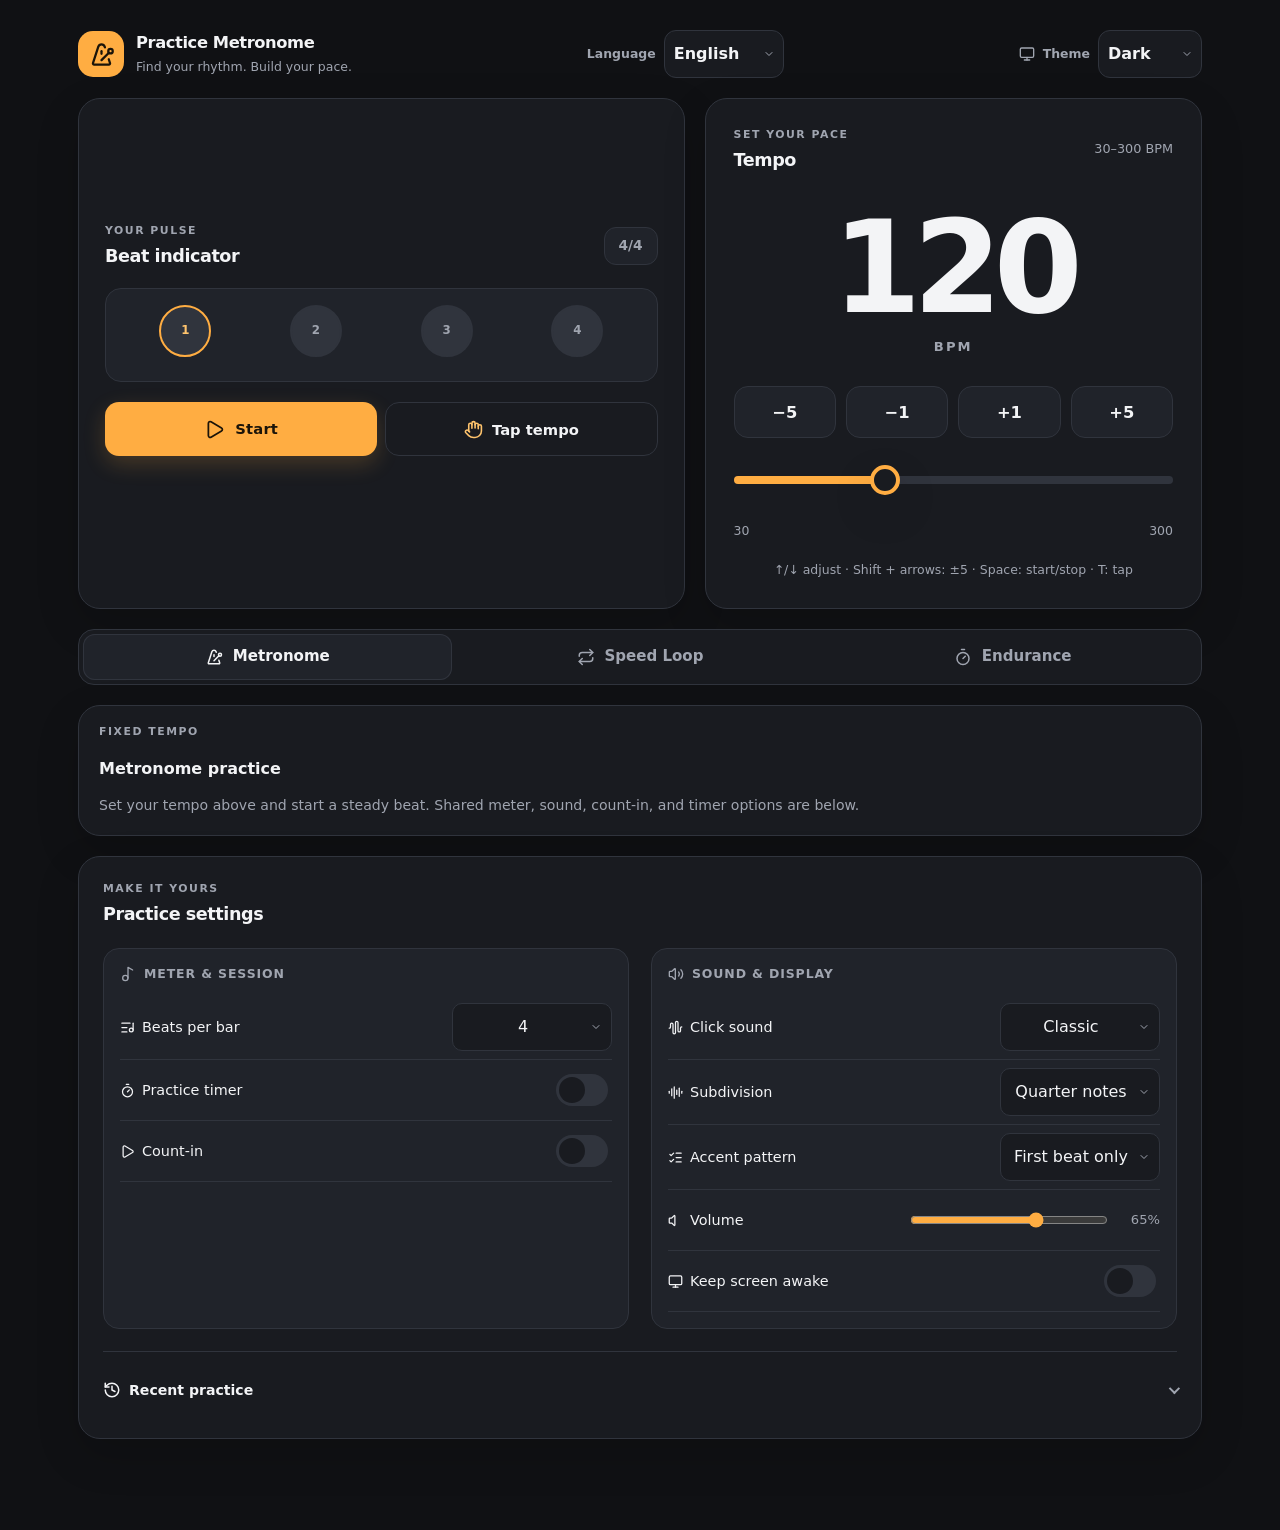
<file: index.html>
<!DOCTYPE html>
<html lang="en-US">
<head>
  <meta charset="UTF-8" />
  <meta name="viewport" content="width=device-width, initial-scale=1.0, viewport-fit=cover" />
  <meta name="color-scheme" content="light dark" />
  <meta name="theme-color" content="#101114" />
  <link rel="manifest" href="manifest.webmanifest" />
  <link rel="icon" href="img/icon.svg" type="image/svg+xml" />
  <link rel="apple-touch-icon" sizes="180x180" type="image/png" href="img/apple-touch-icon-v2.png" />
  <title data-i18n="pageTitle">Practice Metronome — Find your rhythm</title>
  <link rel="stylesheet" href="css/style.css" />
</head>
<body>
<svg class="icon-definitions" aria-hidden="true" focusable="false" xmlns="http://www.w3.org/2000/svg"><symbol id="audio-waveform" viewBox="0 0 24 24" fill="none" stroke="currentColor" stroke-width="2" stroke-linecap="round" stroke-linejoin="round"><path d="M2 13a2 2 0 0 0 2-2V7a2 2 0 0 1 4 0v13a2 2 0 0 0 4 0V4a2 2 0 0 1 4 0v13a2 2 0 0 0 4 0v-4a2 2 0 0 1 2-2" />
</symbol><symbol id="audio-lines" viewBox="0 0 24 24" fill="none" stroke="currentColor" stroke-width="2" stroke-linecap="round" stroke-linejoin="round"><path d="M2 10v3" /><path d="M6 6v11" /><path d="M10 3v18" /><path d="M14 8v7" /><path d="M18 5v13" /><path d="M22 10v3" />
</symbol><symbol id="activity" viewBox="0 0 24 24" fill="none" stroke="currentColor" stroke-width="2" stroke-linecap="round" stroke-linejoin="round"><path d="M22 12h-2.48a2 2 0 0 0-1.93 1.46l-2.35 8.36a.25.25 0 0 1-.48 0L9.24 2.18a.25.25 0 0 0-.48 0l-2.35 8.36A2 2 0 0 1 4.49 12H2" />
</symbol><symbol id="hand" viewBox="0 0 24 24" fill="none" stroke="currentColor" stroke-width="2" stroke-linecap="round" stroke-linejoin="round"><path d="M18 11V6a2 2 0 0 0-2-2a2 2 0 0 0-2 2" />
  <path d="M14 10V4a2 2 0 0 0-2-2a2 2 0 0 0-2 2v2" />
  <path d="M10 10.5V6a2 2 0 0 0-2-2a2 2 0 0 0-2 2v8" />
  <path d="M18 8a2 2 0 1 1 4 0v6a8 8 0 0 1-8 8h-2c-2.8 0-4.5-.86-5.99-2.34l-3.6-3.6a2 2 0 0 1 2.83-2.82L7 15" />
</symbol><symbol id="hourglass" viewBox="0 0 24 24" fill="none" stroke="currentColor" stroke-width="2" stroke-linecap="round" stroke-linejoin="round"><path d="M5 22h14" /><path d="M5 2h14" /><path d="M17 22v-4.172a2 2 0 0 0-.586-1.414L12 12l-4.414 4.414A2 2 0 0 0 7 17.828V22" /><path d="M7 2v4.172a2 2 0 0 0 .586 1.414L12 12l4.414-4.414A2 2 0 0 0 17 6.172V2" />
</symbol><symbol id="chart-no-axes-column-increasing" viewBox="0 0 24 24" fill="none" stroke="currentColor" stroke-width="2" stroke-linecap="round" stroke-linejoin="round"><path d="M5 21v-6" /><path d="M12 21V9" /><path d="M19 21V3" />
</symbol><symbol id="clock-3" viewBox="0 0 24 24" fill="none" stroke="currentColor" stroke-width="2" stroke-linecap="round" stroke-linejoin="round"><circle cx="12" cy="12" r="10" /><path d="M12 6v6h4" />
</symbol><symbol id="gauge" viewBox="0 0 24 24" fill="none" stroke="currentColor" stroke-width="2" stroke-linecap="round" stroke-linejoin="round"><path d="m12 14 4-4" /><path d="M3.34 19a10 10 0 1 1 17.32 0" />
</symbol><symbol id="history" viewBox="0 0 24 24" fill="none" stroke="currentColor" stroke-width="2" stroke-linecap="round" stroke-linejoin="round"><path d="M3 12a9 9 0 1 0 9-9 9.75 9.75 0 0 0-6.74 2.74L3 8" />
  <path d="M3 3v5h5" />
  <path d="M12 7v5l4 2" />
</symbol><symbol id="list-checks" viewBox="0 0 24 24" fill="none" stroke="currentColor" stroke-width="2" stroke-linecap="round" stroke-linejoin="round"><path d="M13 5h8" /><path d="M13 12h8" /><path d="M13 19h8" /><path d="m3 17 2 2 4-4" /><path d="m3 7 2 2 4-4" />
</symbol><symbol id="list-music" viewBox="0 0 24 24" fill="none" stroke="currentColor" stroke-width="2" stroke-linecap="round" stroke-linejoin="round"><path d="M16 5H3" /><path d="M11 12H3" /><path d="M11 19H3" /><path d="M21 16V5" /><circle cx="18" cy="16" r="3" />
</symbol><symbol id="list-ordered" viewBox="0 0 24 24" fill="none" stroke="currentColor" stroke-width="2" stroke-linecap="round" stroke-linejoin="round"><path d="M11 5h10" /><path d="M11 12h10" /><path d="M11 19h10" /><path d="M4 4h1v5" /><path d="M4 9h2" /><path d="M6.5 20H3.4c0-1 2.6-1.925 2.6-3.5a1.5 1.5 0 0 0-2.6-1.02" />
</symbol><symbol id="metronome" viewBox="0 0 24 24" fill="none" stroke="currentColor" stroke-width="2" stroke-linecap="round" stroke-linejoin="round"><path d="M12 11.4V9.1" />
  <path d="m12 17 6.59-6.59" />
  <path d="m15.05 5.7-.218-.691a3 3 0 0 0-5.663 0L4.418 19.695A1 1 0 0 0 5.37 21h13.253a1 1 0 0 0 .951-1.31L18.45 16.2" />
  <circle cx="20" cy="9" r="2" />
</symbol><symbol id="monitor" viewBox="0 0 24 24" fill="none" stroke="currentColor" stroke-width="2" stroke-linecap="round" stroke-linejoin="round"><rect width="20" height="14" x="2" y="3" rx="2" />
  <line x1="8" x2="16" y1="21" y2="21" />
  <line x1="12" x2="12" y1="17" y2="21" />
</symbol><symbol id="music-2" viewBox="0 0 24 24" fill="none" stroke="currentColor" stroke-width="2" stroke-linecap="round" stroke-linejoin="round"><circle cx="8" cy="18" r="4" />
  <path d="M12 18V2l7 4" />
</symbol><symbol id="pause" viewBox="0 0 24 24" fill="none" stroke="currentColor" stroke-width="2" stroke-linecap="round" stroke-linejoin="round"><rect x="14" y="3" width="5" height="18" rx="1" />
  <rect x="5" y="3" width="5" height="18" rx="1" />
</symbol><symbol id="stop" viewBox="0 0 24 24" fill="none" stroke="currentColor" stroke-width="2" stroke-linecap="round" stroke-linejoin="round"><rect x="5" y="5" width="14" height="14" rx="2" />
</symbol><symbol id="play" viewBox="0 0 24 24" fill="none" stroke="currentColor" stroke-width="2" stroke-linecap="round" stroke-linejoin="round"><path d="M5 5a2 2 0 0 1 3.008-1.728l11.997 6.998a2 2 0 0 1 .003 3.458l-12 7A2 2 0 0 1 5 19z" />
</symbol><symbol id="repeat" viewBox="0 0 24 24" fill="none" stroke="currentColor" stroke-width="2" stroke-linecap="round" stroke-linejoin="round"><path d="m17 2 4 4-4 4" />
  <path d="M3 11v-1a4 4 0 0 1 4-4h14" />
  <path d="m7 22-4-4 4-4" />
  <path d="M21 13v1a4 4 0 0 1-4 4H3" />
</symbol><symbol id="timer" viewBox="0 0 24 24" fill="none" stroke="currentColor" stroke-width="2" stroke-linecap="round" stroke-linejoin="round"><line x1="10" x2="14" y1="2" y2="2" />
  <line x1="12" x2="15" y1="14" y2="11" />
  <circle cx="12" cy="14" r="8" />
</symbol><symbol id="target" viewBox="0 0 24 24" fill="none" stroke="currentColor" stroke-width="2" stroke-linecap="round" stroke-linejoin="round"><circle cx="12" cy="12" r="10" /><circle cx="12" cy="12" r="6" /><circle cx="12" cy="12" r="2" />
</symbol><symbol id="trash-2" viewBox="0 0 24 24" fill="none" stroke="currentColor" stroke-width="2" stroke-linecap="round" stroke-linejoin="round"><path d="M10 11v6" />
  <path d="M14 11v6" />
  <path d="M19 6v14a2 2 0 0 1-2 2H7a2 2 0 0 1-2-2V6" />
  <path d="M3 6h18" />
  <path d="M8 6V4a2 2 0 0 1 2-2h4a2 2 0 0 1 2 2v2" />
</symbol><symbol id="volume" viewBox="0 0 24 24" fill="none" stroke="currentColor" stroke-width="2" stroke-linecap="round" stroke-linejoin="round"><path d="M11 4.702a.705.705 0 0 0-1.203-.498L6.413 7.587A1.4 1.4 0 0 1 5.416 8H3a1 1 0 0 0-1 1v6a1 1 0 0 0 1 1h2.416a1.4 1.4 0 0 1 .997.413l3.383 3.384A.705.705 0 0 0 11 19.298z" />
</symbol><symbol id="volume-2" viewBox="0 0 24 24" fill="none" stroke="currentColor" stroke-width="2" stroke-linecap="round" stroke-linejoin="round"><path d="M11 4.702a.705.705 0 0 0-1.203-.498L6.413 7.587A1.4 1.4 0 0 1 5.416 8H3a1 1 0 0 0-1 1v6a1 1 0 0 0 1 1h2.416a1.4 1.4 0 0 1 .997.413l3.383 3.384A.705.705 0 0 0 11 19.298z" />
  <path d="M16 9a5 5 0 0 1 0 6" />
  <path d="M19.364 18.364a9 9 0 0 0 0-12.728" />
</symbol></svg>
  <main class="app" id="app">
    <header class="app-header">
      <a class="brand" href="./" aria-label="Practice Metronome home" data-i18n-aria-label="homeLabel">
        <span class="brand-mark" aria-hidden="true">
          <svg class="icon" aria-hidden="true"><use href="#metronome"></use></svg>
        </span>
        <span class="brand-copy">
          <strong data-i18n="appName">Practice Metronome</strong>
          <span data-i18n="tagline">Find your rhythm. Build your pace.</span>
        </span>
      </a>
      <label class="language-control" for="languageSelect">
        <span data-i18n="language">Language</span>
        <select id="languageSelect" aria-label="Language" data-i18n-aria-label="language">
          <option value="en-US">English</option>
          <option value="pt-BR">Português (Brasil)</option>
          <option value="es">Español</option>
          <option value="it">Italiano</option>
          <option value="fr">Français</option>
          <option value="de">Deutsch</option>
          <option value="ja">日本語</option>
          <option value="zh-CN">简体中文</option>
          <option value="ko">한국어</option>
        </select>
      </label>
      <label class="theme-control" for="themeSelect">
        <svg class="icon" aria-hidden="true"><use href="#monitor"></use></svg>
        <span data-i18n="theme">Theme</span>
        <select id="themeSelect" aria-label="Color theme" data-i18n-aria-label="theme">
          <option value="system" data-i18n="themeSystem">System</option>
          <option value="dark" data-i18n="themeDark">Dark</option>
          <option value="light" data-i18n="themeLight">Light</option>
        </select>
      </label>
    </header>
    <!-- Beat indicator -->
    <section class="beats card" aria-label="Beat indicator" data-i18n-aria-label="beatIndicator">
      <div class="section-heading">
        <div>
          <p class="eyebrow" data-i18n="yourPulse">YOUR PULSE</p>
          <h2 data-i18n="beatIndicator">Beat indicator</h2>
        </div>
        <div class="meter-badge" id="meterLabel">4/4</div>
      </div>
      <div class="beat-display">
        <div class="beat-row" id="beatRow" role="img" aria-label="Beat indicator" data-i18n-aria-label="beatIndicator"></div>
        <div class="phrase-label" id="phraseLabel" hidden></div>
        <div class="beat-activity">
          <div class="loop-progress" id="loopProgress" hidden>
            <p class="loop-progress-heading" data-i18n="rampProgressHeading">RAMP PROGRESS</p>
            <div class="progress-track" id="progressTrack" role="progressbar" aria-label="Speed Loop ramp progress" data-i18n-aria-label="rampProgress" aria-valuemin="0" aria-valuemax="100" aria-valuenow="0">
              <div class="progress-fill" id="progressFill"></div>
            </div>
            <div class="progress-text" id="progressText">0%</div>
            <p class="progress-elapsed" id="progressElapsed" aria-live="polite"></p>
          </div>
          <div class="endurance-progress" id="enduranceProgress" hidden>
            <p class="endurance-command" id="enduranceCommand" role="status" aria-live="polite"></p>
            <p class="endurance-stage" id="enduranceStage"></p>
            <div class="endurance-timer">
              <span class="endurance-timer-label" data-i18n="enduranceTimeRemaining">TIME REMAINING</span>
              <span class="endurance-countdown" id="enduranceCountdown" aria-live="off"></span>
            </div>
            <div class="progress-track" id="enduranceProgressTrack" role="progressbar" aria-label="Workout progress" data-i18n-aria-label="workoutProgress" aria-valuemin="0" aria-valuemax="100" aria-valuenow="0">
              <div class="progress-fill" id="enduranceProgressFill"></div>
            </div>
          </div>
        </div>
      </div>
      <div class="console-actions">
        <button class="btn btn-play" id="playBtn" aria-pressed="false">
          <svg class="play-icon" aria-hidden="true"><use href="#play"></use></svg>
          <svg class="pause-icon" aria-hidden="true"><use href="#stop"></use></svg>
          <span id="playLabel" data-i18n="start">Start</span>
        </button>
        <button class="btn btn-tap" id="tapBtn" aria-label="Tap tempo" data-i18n-aria-label="tapTempo">
          <svg class="icon" aria-hidden="true"><use href="#hand"></use></svg>
          <span data-i18n="tapTempo">Tap Tempo</span>
        </button>
        <div class="status-line" id="statusLine" role="status" aria-live="polite"></div>
      </div>
    </section>
    <!-- BPM display + slider -->
    <section class="tempo card" aria-label="Tempo" data-i18n-aria-label="tempo">
      <div class="section-heading">
        <div>
          <p class="eyebrow" data-i18n="setYourPace">SET YOUR PACE</p>
          <h2 id="tempoTitle" data-i18n="tempo">Tempo</h2>
        </div>
        <span class="tempo-range">30–300 BPM</span>
      </div>
      <div class="bpm-display">
        <span class="bpm-value" id="bpmValue" aria-live="polite">120</span>
        <span class="bpm-unit">BPM</span>
        <span class="tempo-context" id="loopTempoContext" hidden></span>
      </div>

      <div class="stepper-row" aria-label="Adjust tempo" data-i18n-aria-label="adjustTempo">
        <button class="btn btn-step" id="minus5" aria-label="Decrease 5 BPM" data-i18n-aria-label="decrease5">−5</button>
        <button class="btn btn-step" id="minus1" aria-label="Decrease 1 BPM" data-i18n-aria-label="decrease1">−1</button>
        <button class="btn btn-step" id="plus1" aria-label="Increase 1 BPM" data-i18n-aria-label="increase1">+1</button>
        <button class="btn btn-step" id="plus5" aria-label="Increase 5 BPM" data-i18n-aria-label="increase5">+5</button>
      </div>

      <input
        type="range"
        id="tempoSlider"
        class="slider"
        min="30"
        max="300"
        step="1"
        value="120"
        aria-label="Tempo slider"
        data-i18n-aria-label="tempoSlider"
      />
      <div class="slider-scale" aria-hidden="true">
        <span>30</span><span>300</span>
      </div>
      <p class="keyboard-hint" data-i18n="keyboardHint">↑/↓ adjust · Shift + arrows: ±5 · Space: start/stop · T: tap</p>
    </section>
    <!-- Mode selector -->
    <nav class="mode-tabs" role="tablist" aria-label="Mode" data-i18n-aria-label="mode">
      <button class="tab active" id="metronomeTab" role="tab" aria-controls="metronomePanel" data-mode="metronome" aria-selected="true">
        <svg class="icon" aria-hidden="true"><use href="#metronome"></use></svg>
        <span data-i18n="metronome">Metronome</span>
      </button>
      <button class="tab" id="speedloopTab" role="tab" aria-controls="speedloopFields" data-mode="speedloop" aria-selected="false">
        <svg class="icon" aria-hidden="true"><use href="#repeat"></use></svg>
        <span data-i18n="speedLoop">Speed Loop</span>
      </button>
      <button class="tab" id="enduranceTab" role="tab" aria-controls="enduranceFields" data-mode="endurance" aria-selected="false">
        <svg class="icon" aria-hidden="true"><use href="#timer"></use></svg>
        <span data-i18n="enduranceTraining">Endurance</span>
      </button>
    </nav>
    <section class="mode-panel card" id="metronomePanel" role="tabpanel" aria-labelledby="metronomeTab">
      <p class="eyebrow" data-i18n="fixedTempo">FIXED TEMPO</p>
      <h2 data-i18n="metronomePractice">Metronome practice</h2>
      <p data-i18n="metronomeDescription">Set your tempo above and start a steady beat. Shared meter, sound, count-in, and timer options are below.</p>
    </section>
    <section class="mode-panel card speedloop-only" id="speedloopFields" role="tabpanel" aria-labelledby="speedloopTab" hidden>
      <div>
        <p class="eyebrow" data-i18n="progressiveTempo">PROGRESSIVE TEMPO</p>
        <h2 data-i18n="speedLoopSetup">Speed Loop setup</h2>
        <p class="mode-description" data-i18n="speedLoopDescription">Build speed in structured phrases. Tempo changes only at the start of each selected bar group.</p>
      </div>
      <div class="setting-group speedloop-settings-group">
        <h3><svg class="icon" aria-hidden="true"><use href="#activity"></use></svg><span data-i18n="rampSettings">Ramp settings</span></h3>
        <div class="speedloop-inputs">
          <div class="field-row">
          <label class="icon-label" for="loopStart"><svg class="icon" aria-hidden="true"><use href="#gauge"></use></svg><span data-i18n="startBpm">Start BPM</span></label>
            <input type="number" id="loopStart" min="30" max="300" step="1" value="60" inputmode="numeric" />
          </div>
          <div class="field-row">
          <label class="icon-label" for="loopTarget"><svg class="icon" aria-hidden="true"><use href="#target"></use></svg><span data-i18n="targetBpm">Target BPM</span></label>
            <input type="number" id="loopTarget" min="30" max="300" step="1" value="120" inputmode="numeric" />
          </div>
          <div class="field-row">
          <label class="icon-label" for="loopMinutes"><svg class="icon" aria-hidden="true"><use href="#clock-3"></use></svg><span data-i18n="rampDuration">Ramp duration (min)</span></label>
            <input type="number" id="loopMinutes" min="1" max="120" step="1" value="10" inputmode="numeric" />
          </div>
          <div class="field-row">
          <label class="icon-label" for="loopBars"><svg class="icon" aria-hidden="true"><use href="#chart-no-axes-column-increasing"></use></svg><span data-i18n="barsPerChange">Bars per tempo change</span></label>
            <input type="number" id="loopBars" min="1" max="32" step="1" value="4" inputmode="numeric" />
          </div>
        </div>
      </div>
      <p class="loop-hint" id="loopHint"></p>
    </section>
    <section class="mode-panel card endurance-only" id="enduranceFields" role="tabpanel" aria-labelledby="enduranceTab" hidden>
      <div>
        <p class="eyebrow" data-i18n="endurancePractice">ENDURANCE PRACTICE</p>
        <h2 data-i18n="enduranceTitle">Endurance training</h2>
        <p class="mode-description" data-i18n="enduranceDescription">Set a tempo above, then alternate focused practice intervals with timed rests.</p>
      </div>
      <div class="setting-group endurance-settings-group">
        <h3><svg class="icon" aria-hidden="true"><use href="#timer"></use></svg><span data-i18n="workoutSettings">Workout settings</span></h3>
        <div class="speedloop-inputs endurance-inputs">
          <div class="field-row">
            <label class="icon-label" for="endurancePracticeSeconds"><svg class="icon" aria-hidden="true"><use href="#clock-3"></use></svg><span data-i18n="practiceDurationSeconds">Practice duration (sec)</span></label>
            <input type="number" id="endurancePracticeSeconds" min="1" max="3600" step="1" value="30" inputmode="numeric" />
          </div>
          <div class="field-row">
            <label class="icon-label" for="enduranceRestSeconds"><svg class="icon" aria-hidden="true"><use href="#hourglass"></use></svg><span data-i18n="restDurationSeconds">Rest duration (sec)</span></label>
            <input type="number" id="enduranceRestSeconds" min="0" max="3600" step="1" value="30" inputmode="numeric" />
          </div>
          <div class="field-row">
            <label class="icon-label" for="enduranceSessions"><svg class="icon" aria-hidden="true"><use href="#list-ordered"></use></svg><span data-i18n="numberOfSessions">Number of sessions</span></label>
            <input type="number" id="enduranceSessions" min="1" max="99" step="1" value="4" inputmode="numeric" />
          </div>
        </div>
      </div>
    </section>
    <section class="panel card" id="settingsPanel" aria-label="Shared practice settings" data-i18n-aria-label="practiceSettings" tabindex="0">
      <div class="section-heading settings-heading">
        <div>
          <p class="eyebrow" data-i18n="makeItYours">MAKE IT YOURS</p>
          <h2 data-i18n="practiceSettings">Practice settings</h2>
        </div>
        <p class="settings-hint" id="settingsHint" hidden data-i18n="stopToChange">Stop playback to change settings.</p>
      </div>

      <div class="setting-grid">
        <section class="setting-group" aria-label="Meter and session" data-i18n-aria-label="meterSession">
          <h3><svg class="icon" aria-hidden="true"><use href="#music-2"></use></svg><span data-i18n="meterSession">Meter &amp; session</span></h3>
          <div class="field-row">
            <label class="icon-label" for="beatsPerBar"><svg class="icon" aria-hidden="true"><use href="#list-music"></use></svg><span data-i18n="beatsPerBar">Beats per bar</span></label>
            <select id="beatsPerBar">
              <option value="2">2</option>
              <option value="3">3</option>
              <option value="4" selected>4</option>
              <option value="5">5</option>
              <option value="6">6</option>
              <option value="7">7</option>
              <option value="8">8</option>
            </select>
          </div>
          <div class="field-row toggle-row timer-option">
            <label class="icon-label" for="timerEnabled"><svg class="icon" aria-hidden="true"><use href="#timer"></use></svg><span data-i18n="practiceTimer">Practice timer</span></label>
            <input type="checkbox" id="timerEnabled" />
          </div>
          <div class="field-row" id="timerFields">
            <label class="icon-label" for="timerMinutes"><svg class="icon" aria-hidden="true"><use href="#hourglass"></use></svg><span data-i18n="durationMinutes">Duration (minutes)</span></label>
            <input type="number" id="timerMinutes" min="1" max="180" step="1" value="5" inputmode="numeric" />
          </div>
          <div class="field-row toggle-row">
            <label class="icon-label" for="countdownEnabled"><svg class="icon" aria-hidden="true"><use href="#play"></use></svg><span data-i18n="countIn">Count-in</span></label>
            <input type="checkbox" id="countdownEnabled" />
          </div>
          <div class="field-row" id="countdownFields">
            <label class="icon-label" for="countdownBeats"><svg class="icon" aria-hidden="true"><use href="#list-ordered"></use></svg><span data-i18n="countInBeats">Count-in beats</span></label>
            <select id="countdownBeats">
              <option value="4" selected>4</option>
              <option value="8">8</option>
            </select>
          </div>
        </section>

        <section class="setting-group" aria-label="Sound and display" data-i18n-aria-label="soundDisplay">
          <h3><svg class="icon" aria-hidden="true"><use href="#volume-2"></use></svg><span data-i18n="soundDisplay">Sound &amp; display</span></h3>
          <div class="field-row">
            <label class="icon-label" for="clickTone"><svg class="icon" aria-hidden="true"><use href="#audio-waveform"></use></svg><span data-i18n="clickSound">Click sound</span></label>
            <select id="clickTone">
              <option value="soft" data-i18n="toneSoft">Soft</option>
              <option value="classic" selected data-i18n="toneClassic">Classic</option>
              <option value="bright" data-i18n="toneBright">Bright</option>
            </select>
          </div>
          <div class="field-row">
            <label class="icon-label" for="subdivisions"><svg class="icon" aria-hidden="true"><use href="#audio-lines"></use></svg><span data-i18n="subdivision">Subdivision</span></label>
            <select id="subdivisions">
              <option value="1" data-i18n="quarterNotes">Quarter notes</option>
              <option value="2" data-i18n="eighthNotes">Eighth notes</option>
              <option value="4" data-i18n="sixteenthNotes">Sixteenth notes</option>
            </select>
          </div>
          <div class="field-row">
            <label class="icon-label" for="accentPattern"><svg class="icon" aria-hidden="true"><use href="#list-checks"></use></svg><span data-i18n="accentPattern">Accent pattern</span></label>
            <select id="accentPattern">
              <option value="downbeat" data-i18n="downbeat">Downbeat</option>
              <option value="backbeat" data-i18n="backbeat">Backbeat (2 &amp; 4)</option>
              <option value="every" data-i18n="everyBeat">Every beat</option>
              <option value="none" data-i18n="noAccents">No accents</option>
            </select>
          </div>
          <div class="field-row volume-row">
            <label class="icon-label" for="volume"><svg class="icon" aria-hidden="true"><use href="#volume"></use></svg><span data-i18n="volume">Volume</span></label>
            <div class="range-control">
              <input type="range" id="volume" min="0" max="1" step="0.01" value="0.65" aria-label="Metronome volume" data-i18n-aria-label="metronomeVolume" />
              <output id="volumeValue" for="volume">65%</output>
            </div>
          </div>
          <div class="field-row toggle-row">
            <label class="icon-label" for="wakeLockEnabled"><svg class="icon" aria-hidden="true"><use href="#monitor"></use></svg><span data-i18n="keepScreenAwake">Keep screen awake</span></label>
            <input type="checkbox" id="wakeLockEnabled" />
          </div>
          <p class="wake-lock-status" id="wakeLockStatus" aria-live="polite"></p>
        </section>
      </div>

      <details class="history-panel">
        <summary><svg class="icon" aria-hidden="true"><use href="#history"></use></svg><span data-i18n="recentPractice">Recent practice</span></summary>
        <div class="history-content">
          <p class="history-empty" id="historyEmpty" data-i18n="historyEmpty">Completed sessions will appear here on this device.</p>
          <ol class="history-list" id="historyList"></ol>
          <button class="history-clear" id="historyClear" type="button" hidden>
            <svg class="icon" aria-hidden="true"><use href="#trash-2"></use></svg>
            <span data-i18n="clearHistory">Clear history</span>
          </button>
        </div>
      </details>

    </section>
    <!-- Timer / countdown readout -->
    <div class="readout" id="readout" aria-live="polite"></div>

  </main>  <nav class="sticky-playback" id="stickyPlayback" aria-label="Playback controls" data-i18n-aria-label="playbackControls" hidden>
    <button class="btn btn-play" id="stickyPlayBtn" type="button">
      <svg class="play-icon" aria-hidden="true"><use href="#play"></use></svg>
      <svg class="pause-icon" aria-hidden="true"><use href="#stop"></use></svg>
      <span id="stickyPlayLabel" data-i18n="start">Start</span>
    </button>
    <button class="btn btn-tap" id="stickyTapBtn" type="button">
      <svg class="icon" aria-hidden="true"><use href="#hand"></use></svg>
      <span data-i18n="tapTempo">Tap tempo</span>
    </button>
  </nav>
  <script src="js/bundle.js"></script>
</body>
</html>
</file>
<file: css/style.css>
*,
*::before,
*::after {
  box-sizing: border-box;
  margin: 0;
  padding: 0;
  -webkit-tap-highlight-color: transparent;
}

:root {
  color-scheme: dark;
  --bg: #101114;
  --surface: #191b20;
  --surface-raised: #20232a;
  --border: #30343d;
  --text: #f3f4f6;
  --text-dim: #a0a5b0;
  --accent: #ffad42;
  --accent-strong: #ffc46d;
  --accent-ink: #1b1409;
  --beat-off: #30343d;
  --beat-on: #72dda0;
  --beat-down: #ffad42;
  --danger: #ff6969;
  --shadow: 0 16px 44px rgb(0 0 0 / 16%);
  --radius: 22px;
  --radius-small: 14px;
  --touch: 52px;
}

:root[data-theme="light"] {
  color-scheme: light;
  --bg: #f3f5f8;
  --surface: #ffffff;
  --surface-raised: #f5f6f8;
  --border: #e0e4ea;
  --text: #20242b;
  --text-dim: #68717e;
  --accent: #b85f00;
  --accent-strong: #965000;
  --accent-ink: #ffffff;
  --beat-off: #e1e5eb;
  --beat-on: #28a562;
  --beat-down: #d57516;
  --danger: #cc3333;
  --shadow: 0 14px 36px rgb(34 46 65 / 7%);
}

@media (prefers-color-scheme: light) {
  :root:not([data-theme]) {
    color-scheme: light;
    --bg: #f3f5f8;
    --surface: #ffffff;
    --surface-raised: #f5f6f8;
    --border: #e0e4ea;
    --text: #20242b;
    --text-dim: #68717e;
    --accent: #b85f00;
    --accent-strong: #965000;
    --accent-ink: #ffffff;
    --beat-off: #e1e5eb;
    --beat-on: #28a562;
    --beat-down: #d57516;
    --danger: #cc3333;
    --shadow: 0 14px 36px rgb(34 46 65 / 7%);
  }
}

html,
body {
  min-height: 100%;
  background: var(--bg);
  color: var(--text);
  font-family: Inter, ui-sans-serif, system-ui, -apple-system, BlinkMacSystemFont, "Segoe UI", sans-serif;
  -webkit-font-smoothing: antialiased;
  -webkit-text-size-adjust: 100%;
  line-height: 1.5;
  overscroll-behavior: none;
}

body {
  min-height: 100dvh;
  padding: env(safe-area-inset-top) env(safe-area-inset-right) env(safe-area-inset-bottom) env(safe-area-inset-left);
}

button,
select,
input {
  font: inherit;
  color: inherit;
}

.icon {
  width: 18px;
  height: 18px;
  flex: 0 0 auto;
  fill: none;
  stroke: currentColor;
  stroke-linecap: round;
  stroke-linejoin: round;
  stroke-width: 2;
}

.icon-definitions {
  position: absolute;
  width: 0;
  height: 0;
  overflow: hidden;
}

button {
  cursor: pointer;
  user-select: none;
  touch-action: manipulation;
}

button:focus-visible,
select:focus-visible,
input:focus-visible,
a:focus-visible,
.panel:focus-visible,
summary:focus-visible {
  outline: 3px solid var(--accent);
  outline-offset: 3px;
}

[hidden] {
  display: none !important;
}

.card {
  background: var(--surface);
  border: 1px solid var(--border);
  border-radius: var(--radius);
  box-shadow: var(--shadow);
}

.section-heading {
  display: flex;
  align-items: center;
  justify-content: space-between;
  gap: 16px;
}

.section-heading h2 {
  margin-top: 5px;
  font-size: 1.1rem;
  line-height: 1.3;
  letter-spacing: -0.025em;
}

.eyebrow + h2 {
  margin-top: 6px;
}

h1,
h2,
h3,
p,
label,
button {
  overflow-wrap: anywhere;
}

h1,
h2,
h3 {
  line-height: 1.3;
}

.eyebrow {
  color: var(--text-dim);
  font-size: 0.68rem;
  font-weight: 750;
  letter-spacing: 0.14em;
  line-height: 1.45;
}

.app-header {
  grid-area: header;
  display: flex;
  align-items: center;
  justify-content: space-between;
  gap: 16px;
}

.brand {
  display: inline-flex;
  min-width: 0;
  align-items: center;
  gap: 12px;
  color: inherit;
  text-decoration: none;
}

.brand-mark {
  display: grid;
  width: 46px;
  height: 46px;
  flex: 0 0 auto;
  place-items: center;
  border-radius: 15px;
  background: var(--accent);
  color: var(--accent-ink);
}

.brand-mark svg {
  width: 27px;
  height: 27px;
}

.brand-copy {
  display: grid;
  min-width: 0;
  gap: 5px;
}

.brand-copy strong {
  font-size: 1.02rem;
  line-height: 1.25;
  letter-spacing: -0.025em;
  overflow-wrap: anywhere;
}

.brand-copy span {
  color: var(--text-dim);
  font-size: 0.78rem;
  line-height: 1.4;
}

.language-control,
.theme-control {
  display: flex;
  align-items: center;
  gap: 8px;
  color: var(--text-dim);
  font-size: 0.78rem;
  font-weight: 650;
  line-height: 1.35;
}

.language-control select,
.theme-control select {
  min-height: 48px;
  max-width: 120px;
  padding: 0 26px 0 9px;
  border: 1px solid var(--border);
  border-radius: 12px;
  background: var(--surface);
  color: var(--text);
  font-size: 16px;
  appearance: none;
  background-image: url("data:image/svg+xml,%3Csvg xmlns='http://www.w3.org/2000/svg' width='12' height='12' viewBox='0 0 24 24' fill='none' stroke='%23a0a5b0' stroke-width='2' stroke-linecap='round' stroke-linejoin='round'%3E%3Cpath d='m6 9 6 6 6-6'/%3E%3C/svg%3E");
  background-position: right 8px center;
  background-repeat: no-repeat;
}

.theme-control .icon {
  width: 16px;
  height: 16px;
}

@media (max-width: 460px) {
  .app-header {
    display: grid;
    grid-template-columns: minmax(0, 1fr) auto auto;
    gap: 8px;
  }

  .brand {
    grid-column: 1 / -1;
    gap: 7px;
  }

  .brand-mark {
    width: 36px;
    height: 36px;
    border-radius: 11px;
  }

  .brand-copy strong {
    font-size: 0.8rem;
  }

  .brand-copy span {
    display: none;
  }

  .language-control,
  .theme-control {
    gap: 0;
  }

  .language-control > span,
  .theme-control > span,
  .theme-control > .icon {
    position: absolute;
    width: 1px;
    height: 1px;
    overflow: hidden;
    clip: rect(0, 0, 0, 0);
    white-space: nowrap;
  }

  .language-control select,
  .theme-control select {
    width: 160px;
    max-width: 160px;
    padding: 0 20px 0 5px;
    font-size: 16px;
  }

  .theme-control select {
    width: 96px;
    max-width: 96px;
  }
}

@media (max-width: 360px) {
  .app-header {
    grid-template-columns: minmax(0, 1fr) auto auto;
    gap: 5px;
  }

  .brand-copy strong {
    font-size: 0.72rem;
  }

  .theme-control select {
    width: 88px;
    max-width: 88px;
  }
}

.app {
  display: grid;
  grid-template-areas:
    "header"
    "beats"
    "tempo"
    "tabs"
    "modepanel"
    "panel"
    "readout";
  gap: 16px;
  width: min(100%, 680px);
  min-width: 0;
  margin: 0 auto;
  padding: 20px 16px 36px;
  min-height: 100dvh;
  align-content: start;
}

.beats { grid-area: beats; }
.tempo { grid-area: tempo; }
.mode-tabs { grid-area: tabs; }
.mode-panel { grid-area: modepanel; }
.panel { grid-area: panel; }
.readout { grid-area: readout; }

.app > * {
  min-width: 0;
  max-width: 100%;
}

.beats {
  display: flex;
  min-height: 176px;
  flex-direction: column;
  justify-content: center;
  gap: 20px;
  padding: 22px;
}

.beat-display {
  display: grid;
  min-width: 0;
  min-height: 76px;
  align-content: center;
  gap: 8px;
  padding: 12px 14px;
  border: 1px solid var(--border);
  border-radius: 16px;
  background: var(--surface-raised);
}

.beat-activity {
  display: grid;
  gap: 8px;
}

.console-actions {
  display: grid;
  grid-template-columns: repeat(2, minmax(0, 1fr));
  align-items: start;
  gap: 8px;
}

.console-actions .btn-play,
.console-actions .btn-tap {
  min-width: 0;
  min-height: 54px;
  border-radius: 14px;
  font-size: 0.92rem;
}

.console-actions .status-line {
  grid-column: 1 / -1;
  overflow-wrap: anywhere;
}

.sticky-playback {
  position: fixed;
  z-index: 10;
  right: max(12px, env(safe-area-inset-right));
  bottom: max(12px, env(safe-area-inset-bottom));
  left: max(12px, env(safe-area-inset-left));
  display: grid;
  width: min(100% - 24px, 648px);
  grid-template-columns: repeat(2, minmax(0, 1fr));
  gap: 8px;
  margin: 0 auto;
  padding: 10px;
  border: 1px solid var(--border);
  border-radius: 18px;
  background: color-mix(in srgb, var(--surface) 94%, transparent);
  box-shadow: var(--shadow);
  -webkit-backdrop-filter: blur(14px);
  backdrop-filter: blur(14px);
}

.sticky-playback .btn-play,
.sticky-playback .btn-tap {
  min-height: 48px;
  border-radius: 12px;
  font-size: 0.92rem;
}

body.has-sticky-playback .app {
  padding-bottom: calc(112px + env(safe-area-inset-bottom));
}

.beat-row {
  display: grid;
  counter-reset: beat;
  grid-template-columns: repeat(var(--beat-count, 4), minmax(0, 1fr));
  min-height: 60px;
  width: 100%;
  align-items: center;
  justify-items: center;
}

.beat-dot {
  display: grid;
  width: min(100%, clamp(36px, 10vw, 52px));
  aspect-ratio: 1;
  place-items: center;
  border: 2px solid var(--border);
  border-radius: 50%;
  background: var(--beat-off);
  color: var(--text-dim);
  font-size: 0.74rem;
  font-weight: 750;
  font-variant-numeric: tabular-nums;
  transition: background-color 80ms ease, color 80ms ease, transform 80ms ease, box-shadow 80ms ease;
}

.beat-dot::after {
  content: counter(beat);
  counter-increment: beat;
}

.beat-dot.downbeat {
  border-color: var(--accent);
  color: var(--accent-strong);
}

.beat-dot.active {
  transform: scale(1.18);
  background: var(--beat-on);
  color: #102018;
  animation: beat-pulse 180ms ease-out;
  box-shadow: 0 0 0 5px color-mix(in srgb, var(--beat-on) 22%, transparent),
    0 0 26px color-mix(in srgb, var(--beat-on) 65%, transparent);
}

.beat-dot.downbeat.active {
  background: var(--beat-down);
  color: var(--accent-ink);
  box-shadow: 0 0 0 5px color-mix(in srgb, var(--beat-down) 25%, transparent),
    0 0 30px color-mix(in srgb, var(--beat-down) 70%, transparent);
}

@keyframes beat-pulse {
  from { transform: scale(0.88); }
  to { transform: scale(1.18); }
}

.meter-badge {
  display: grid;
  min-width: 54px;
  height: 38px;
  place-items: center;
  border: 1px solid var(--border);
  border-radius: 12px;
  background: var(--surface-raised);
  color: var(--text-dim);
  font-size: 0.86rem;
  font-weight: 700;
  font-variant-numeric: tabular-nums;
}

.phrase-label {
  color: var(--accent-strong);
  font-size: 0.86rem;
  font-variant-numeric: tabular-nums;
  font-weight: 700;
  text-align: center;
}

.mode-panel {
  display: grid;
  min-width: 0;
  gap: 12px;
  padding: 18px 20px;
  overflow-wrap: anywhere;
}

.mode-panel > * {
  min-width: 0;
}

.mode-panel h2 {
  font-size: 1rem;
  line-height: 1.35;
}

.mode-panel h2 + p {
  margin-top: 3px;
}

.mode-panel > p:last-child,
.mode-description {
  color: var(--text-dim);
  font-size: 0.88rem;
  line-height: 1.65;
}

@media (min-width: 760px) {
  .sticky-playback {
    display: none !important;
  }

  body.has-sticky-playback .app {
    padding-bottom: 48px;
  }

  .app {
    width: min(100%, 1040px);
    grid-template-columns: minmax(0, 1.08fr) minmax(330px, 0.92fr);
    grid-template-areas:
      "header header"
      "beats tempo"
      "tabs tabs"
      "modepanel modepanel"
      "panel panel"
      "readout readout";
    gap: 20px;
    padding: 30px 28px 48px;
    align-content: center;
  }

  .beats {
    min-height: 220px;
    padding: 26px;
  }

}

@media (min-width: 1100px) {
  .app {
    width: min(100%, 1180px);
    grid-template-columns: minmax(0, 1fr) minmax(0, 0.82fr);
    grid-template-areas:
      "header header"
      "beats tempo"
      "tabs tabs"
      "modepanel modepanel"
      "panel panel"
      "readout readout";
    align-content: start;
  }

  .beats,
  .tempo {
    min-height: 290px;
  }

}

@media (max-width: 380px) {
  .app {
    gap: 12px;
    padding: 14px 12px 28px;
  }

  .beats {
    min-height: 156px;
    padding: 16px;
  }

  .beats {
    gap: 18px;
  }

  .beat-display {
    padding: 10px;
  }
}

.tempo {
  display: flex;
  flex-direction: column;
  gap: 20px;
  padding: 22px;
}

.tempo-range {
  color: var(--text-dim);
  font-size: 0.8rem;
  font-variant-numeric: tabular-nums;
  line-height: 1.4;
}

.bpm-display {
  display: flex;
  flex-direction: column;
  width: 100%;
  min-width: 0;
  min-height: clamp(116px, 24vw, 176px);
  align-items: center;
  justify-content: center;
  gap: 7px;
  padding: 12px 0;
}

.bpm-display.tempo-changed {
  animation: tempo-change-pulse 240ms ease-out;
}

@keyframes tempo-change-pulse {
  0% { transform: scale(1); }
  45% { transform: scale(1.025); }
  100% { transform: scale(1); }
}

.bpm-value {
  display: block;
  width: 100%;
  min-width: 0;
  font-size: clamp(3.25rem, 13vw, 8rem);
  font-weight: 800;
  line-height: 1;
  font-variant-numeric: tabular-nums;
  letter-spacing: -0.065em;
  text-align: center;
}

.bpm-unit {
  display: block;
  flex: 0 0 auto;
  color: var(--text-dim);
  font-size: 0.82rem;
  font-weight: 700;
  letter-spacing: 0.16em;
  line-height: 1.2;
}

@media (prefers-reduced-motion: reduce) {
  .bpm-display.tempo-changed {
    animation-duration: 1ms;
  }
}

.tempo-context {
  max-width: 28rem;
  color: var(--text-dim);
  font-size: 0.78rem;
  line-height: 1.4;
  text-align: center;
}

.stepper-row {
  display: grid;
  grid-template-columns: repeat(4, minmax(0, 1fr));
  gap: 10px;
}

.tempo,
.bpm-display,
.stepper-row {
  min-width: 0;
}

.btn-step {
  min-height: var(--touch);
  border: 1px solid var(--border);
  border-radius: var(--radius-small);
  background: var(--surface-raised);
  font-size: 1.02rem;
  font-weight: 750;
  line-height: 1.2;
  transition: transform 80ms ease, background-color 80ms ease;
}

.btn-step:active {
  transform: scale(0.96);
  background: var(--border);
}

.slider {
  appearance: none;
  width: 100%;
  height: 44px;
  margin: 0;
  border-radius: 999px;
  background: transparent;
  outline: none;
  touch-action: pan-x;
}

.slider::-webkit-slider-runnable-track {
  height: 8px;
  border-radius: 999px;
  background: linear-gradient(to right, var(--accent) var(--fill, 30%), var(--border) var(--fill, 30%));
}

.slider::-moz-range-track {
  height: 8px;
  border-radius: 999px;
  background: linear-gradient(to right, var(--accent) var(--fill, 30%), var(--border) var(--fill, 30%));
}

.slider::-webkit-slider-thumb {
  appearance: none;
  width: 30px;
  height: 30px;
  margin-top: -11px;
  border: 4px solid var(--accent);
  border-radius: 50%;
  background: var(--surface);
  box-shadow: var(--shadow);
  cursor: grab;
}

.slider::-moz-range-thumb {
  width: 24px;
  height: 24px;
  border: 4px solid var(--accent);
  border-radius: 50%;
  background: var(--surface);
  cursor: grab;
}

.slider::-moz-range-track {
  height: 10px;
  border-radius: 999px;
  background: var(--border);
}

.slider-scale {
  display: flex;
  justify-content: space-between;
  color: var(--text-dim);
  font-size: 0.78rem;
  font-variant-numeric: tabular-nums;
  line-height: 1.4;
}

.keyboard-hint {
  color: var(--text-dim);
  font-size: 0.78rem;
  line-height: 1.6;
  text-align: center;
}

@media (hover: none) and (pointer: coarse) {
  .keyboard-hint {
    display: none;
  }
}

.btn-play {
  display: flex;
  width: 100%;
  min-height: 66px;
  align-items: center;
  justify-content: center;
  gap: 10px;
  border: 0;
  border-radius: 18px;
  background: var(--accent);
  color: var(--accent-ink);
  font-size: 1.15rem;
  font-weight: 800;
  letter-spacing: 0.015em;
  box-shadow: 0 8px 22px color-mix(in srgb, var(--accent) 20%, transparent);
  transition: transform 80ms ease, background-color 120ms ease;
}

.btn-play:active {
  transform: scale(0.985);
}

.btn-play.running {
  background: var(--danger);
  color: #fff;
}

.play-icon,
.pause-icon {
  width: 21px;
  height: 21px;
}

.pause-icon {
  display: none;
}

.btn-play.running .play-icon {
  display: none;
}

.btn-play.running .pause-icon {
  display: block;
}

.status-line {
  min-height: 1.4em;
  color: var(--text-dim);
  font-size: 0.86rem;
  line-height: 1.5;
  text-align: center;
  font-variant-numeric: tabular-nums;
}

.btn-tap {
  display: flex;
  width: 100%;
  min-height: 54px;
  align-items: center;
  justify-content: center;
  gap: 9px;
  padding: 8px 12px;
  border: 1px solid var(--border);
  border-radius: 16px;
  background: var(--surface);
  color: var(--text);
  font-size: 0.94rem;
  font-weight: 700;
  line-height: 1.3;
  transition: background-color 80ms ease, transform 80ms ease;
}

.btn-tap svg {
  width: 19px;
  height: 19px;
  flex: 0 0 19px;
  color: var(--accent-strong);
}

.btn-tap span {
  min-width: 0;
  max-width: 100%;
  text-align: center;
}

.btn-tap:active,
.btn-tap.flash {
  transform: scale(0.99);
  background: var(--surface-raised);
}

.mode-tabs {
  display: grid;
  grid-template-columns: repeat(3, minmax(0, 1fr));
  gap: 4px;
  padding: 4px;
  border: 1px solid var(--border);
  border-radius: 16px;
  background: var(--surface);
}

.tab {
  display: flex;
  min-height: 46px;
  align-items: center;
  justify-content: center;
  gap: 10px;
  border: 0;
  border-radius: 12px;
  background: transparent;
  color: var(--text-dim);
  font-size: 0.94rem;
  font-weight: 700;
  line-height: 1.3;
  transition: background-color 120ms ease, color 120ms ease;
}

@media (max-width: 460px) {
  .tab {
    min-height: 52px;
    gap: 4px;
    padding: 4px 2px;
    font-size: 0.78rem;
  }

  .tab .icon {
    width: 16px;
    height: 16px;
  }
}

.tab.active {
  background: var(--surface-raised);
  color: var(--text);
  box-shadow: inset 0 0 0 1px var(--border);
}

@media (min-width: 760px) {
  .tempo {
    min-height: 100%;
    justify-content: center;
    padding: 28px;
  }

  .bpm-display {
    min-height: 160px;
  }
}

@media (min-width: 1100px) {
  .tempo {
    min-height: 340px;
  }
}

.panel {
  display: flex;
  min-width: 0;
  flex-direction: column;
  gap: 22px;
  padding: 22px;
}

.settings-heading {
  align-items: flex-start;
}

.settings-heading > div {
  min-width: 0;
}

.settings-hint,
.wake-lock-status {
  color: var(--text-dim);
  font-size: 0.82rem;
  line-height: 1.5;
}

.settings-hint {
  max-width: 48%;
  overflow-wrap: anywhere;
  color: var(--accent-strong);
  text-align: right;
}

.setting-grid {
  display: grid;
  gap: 22px;
}

.setting-group {
  min-width: 0;
  padding: 16px;
  border: 1px solid var(--border);
  border-radius: 16px;
  background: var(--surface-raised);
}

.setting-group h3 {
  display: flex;
  align-items: center;
  gap: 8px;
  margin-bottom: 12px;
  color: var(--text-dim);
  font-size: 0.78rem;
  font-weight: 750;
  letter-spacing: 0.07em;
  line-height: 1.45;
  text-transform: uppercase;
}

.setting-group h3 .icon {
  width: 16px;
  height: 16px;
}

.field-row {
  display: flex;
  min-height: var(--touch);
  align-items: center;
  justify-content: space-between;
  gap: 14px;
  min-width: 0;
  padding: 8px 0;
  border-bottom: 1px solid var(--border);
}

.field-row:last-child {
  border-bottom: 0;
}

.field-row label {
  min-width: 0;
  flex: 1 1 auto;
  color: var(--text);
  font-size: 0.9rem;
  line-height: 1.4;
  overflow-wrap: normal;
}

.field-row .icon-label {
  display: inline-flex;
  align-items: center;
  gap: 7px;
}

.field-row .icon-label .icon {
  width: 15px;
  height: 15px;
}

.field-row select,
.field-row input[type="number"] {
  width: min(48%, 160px);
  min-width: 90px;
  flex: 0 1 160px;
  min-height: 48px;
  padding: 7px 10px;
  border: 1px solid var(--border);
  border-radius: 10px;
  background: var(--surface);
  text-align: center;
  font-size: 16px;
  font-variant-numeric: tabular-nums;
  appearance: none;
}

.field-row select {
  padding-right: 28px;
  background-image: url("data:image/svg+xml,%3Csvg xmlns='http://www.w3.org/2000/svg' width='12' height='12' viewBox='0 0 24 24' fill='none' stroke='%23a0a5b0' stroke-width='2' stroke-linecap='round' stroke-linejoin='round'%3E%3Cpath d='m6 9 6 6 6-6'/%3E%3C/svg%3E");
  background-position: right 9px center;
  background-repeat: no-repeat;
}

.field-row input[type="range"] {
  width: min(100%, 200px);
  min-height: 44px;
  accent-color: var(--accent);
  touch-action: pan-x;
}

.range-control {
  display: flex;
  min-width: 0;
  width: min(58%, 250px);
  flex: 0 1 250px;
  align-items: center;
  gap: 10px;
}

.range-control output {
  min-width: 3.2em;
  color: var(--text-dim);
  font-size: 0.82rem;
  font-variant-numeric: tabular-nums;
  line-height: 1.4;
  text-align: right;
}

.field-row input[type="number"] {
  -moz-appearance: textfield;
}

.field-row input[type="number"]::-webkit-outer-spin-button,
.field-row input[type="number"]::-webkit-inner-spin-button {
  margin: 0;
  -webkit-appearance: none;
}

.field-row input[type="checkbox"] {
  position: relative;
  width: 60px;
  height: 44px;
  flex: 0 0 auto;
  border: 0;
  border-radius: 999px;
  background: transparent;
  cursor: pointer;
  appearance: none;
  transition: background-color 150ms ease;
}

.field-row input[type="checkbox"]::before {
  position: absolute;
  top: 6px;
  left: 4px;
  width: 52px;
  height: 32px;
  border-radius: 999px;
  background: var(--border);
  content: "";
  transition: background-color 150ms ease;
}

.field-row input[type="checkbox"]::after {
  position: absolute;
  top: 9px;
  left: 7px;
  width: 26px;
  height: 26px;
  border-radius: 50%;
  background: var(--surface);
  content: "";
  transition: transform 150ms ease;
}

.field-row input[type="checkbox"]:checked {
  background: transparent;
}

.field-row input[type="checkbox"]:checked::before {
  background: var(--accent);
}

.field-row input[type="checkbox"]:checked::after {
  transform: translateX(20px);
}

.speedloop-only {
  display: flex;
  flex-direction: column;
  padding: 16px;
}

.speedloop-inputs {
  display: grid;
  min-width: 0;
  gap: 0 16px;
}

.speedloop-settings-group {
  min-width: 0;
}

.endurance-only {
  display: flex;
  flex-direction: column;
  padding: 16px;
}

.endurance-settings-group {
  min-width: 0;
}

.endurance-progress {
  display: grid;
  gap: 14px;
  color: var(--text-dim);
  font-size: 0.88rem;
  font-variant-numeric: tabular-nums;
  line-height: 1.5;
  text-align: center;
}

.endurance-progress.is-entering {
  animation: endurance-enter 320ms cubic-bezier(0.2, 0.7, 0.2, 1) both;
}

.endurance-progress.is-exiting {
  animation: endurance-exit 180ms ease-in both;
}

@keyframes endurance-enter {
  from {
    opacity: 0;
    transform: translateY(8px) scale(0.99);
  }

  to {
    opacity: 1;
    transform: translateY(0) scale(1);
  }
}

@keyframes endurance-exit {
  from {
    opacity: 1;
    transform: translateY(0) scale(1);
  }

  to {
    opacity: 0;
    transform: translateY(4px) scale(0.99);
  }
}

.endurance-stage {
  color: var(--text-dim);
  font-size: 0.82rem;
  font-weight: 650;
  line-height: 1.4;
}

.endurance-command {
  padding: 10px 14px;
  border: 1px solid color-mix(in srgb, var(--beat-on) 42%, var(--border));
  border-radius: 12px;
  background: color-mix(in srgb, var(--beat-on) 14%, var(--surface));
  color: var(--beat-on);
  font-size: clamp(1.6rem, 7vw, 2.2rem);
  font-weight: 900;
  letter-spacing: 0.06em;
  line-height: 1.15;
  text-align: center;
  text-shadow: 0 0 18px color-mix(in srgb, var(--beat-on) 24%, transparent);
}

.endurance-progress[data-phase="rest"] .endurance-command {
  border-color: color-mix(in srgb, var(--danger) 48%, var(--border));
  background: color-mix(in srgb, var(--danger) 16%, var(--surface));
  color: var(--danger);
  text-shadow: 0 0 18px color-mix(in srgb, var(--danger) 26%, transparent);
}

.endurance-timer {
  display: grid;
  justify-items: center;
  gap: 2px;
  padding-block: 2px;
}

.endurance-timer-label {
  color: var(--text-dim);
  font-size: 0.7rem;
  font-weight: 750;
  letter-spacing: 0.1em;
  line-height: 1.3;
}

.endurance-countdown {
  color: var(--beat-on);
  font-size: clamp(1.8rem, 7vw, 2.6rem);
  font-weight: 900;
  font-variant-numeric: tabular-nums;
  letter-spacing: 0.02em;
  line-height: 1.1;
}

.endurance-progress[data-phase="rest"] .endurance-countdown {
  color: var(--danger);
}

.progress-elapsed {
  color: var(--text-dim);
  font-size: 0.78rem;
  font-variant-numeric: tabular-nums;
  text-align: center;
}

@media (prefers-reduced-motion: reduce) {
  .endurance-progress.is-entering,
  .endurance-progress.is-exiting {
    animation-duration: 1ms;
  }
}

.history-panel {
  border-top: 1px solid var(--border);
  padding-top: 14px;
}

.history-panel summary {
  display: flex;
  min-height: 48px;
  align-items: center;
  gap: 8px;
  list-style: none;
  cursor: pointer;
  font-size: 0.88rem;
  font-weight: 700;
}

.history-panel summary::-webkit-details-marker {
  display: none;
}

.history-panel summary::after {
  width: 8px;
  height: 8px;
  flex: 0 0 auto;
  margin-left: auto;
  border-right: 2px solid var(--text-dim);
  border-bottom: 2px solid var(--text-dim);
  content: "";
  transform: rotate(45deg) translateY(-2px);
  transition: transform 150ms ease;
}

.history-panel[open] summary::after {
  transform: rotate(225deg) translateY(-2px);
}

.history-content {
  display: grid;
  gap: 12px;
  padding-top: 14px;
}

.history-empty,
.history-list li span {
  color: var(--text-dim);
  font-size: 0.82rem;
  line-height: 1.6;
}

.history-list {
  display: grid;
  gap: 10px;
  list-style: none;
}

.history-list li {
  display: grid;
  min-width: 0;
  gap: 5px;
  padding: 12px;
  border: 1px solid var(--border);
  border-radius: 12px;
  background: var(--surface-raised);
}

.history-list li strong {
  font-size: 0.84rem;
  line-height: 1.4;
  overflow-wrap: anywhere;
}

.history-clear {
  display: inline-flex;
  justify-self: start;
  min-height: 44px;
  align-items: center;
  gap: 8px;
  padding: 0 12px;
  border: 1px solid var(--border);
  border-radius: 10px;
  background: var(--surface);
  color: var(--text);
  font-size: 0.82rem;
  line-height: 1.4;
}

.loop-hint {
  padding-top: 4px;
  color: var(--text-dim);
  font-size: 0.82rem;
  line-height: 1.6;
}

.loop-progress {
  display: flex;
  flex-direction: column;
  gap: 8px;
  padding-top: 4px;
}

.loop-progress.is-entering {
  animation: loop-enter 320ms cubic-bezier(0.2, 0.7, 0.2, 1) both;
}

.loop-progress.is-exiting {
  animation: loop-exit 180ms ease-in both;
}

@keyframes loop-enter {
  from {
    opacity: 0;
    transform: translateY(8px) scale(0.99);
  }

  to {
    opacity: 1;
    transform: translateY(0) scale(1);
  }
}

@keyframes loop-exit {
  from {
    opacity: 1;
    transform: translateY(0) scale(1);
  }

  to {
    opacity: 0;
    transform: translateY(4px) scale(0.99);
  }
}

.loop-progress-heading {
  color: var(--text-dim);
  font-size: 0.68rem;
  font-weight: 750;
  letter-spacing: 0.12em;
  text-align: center;
}

.progress-track {
  width: 100%;
  height: 9px;
  overflow: hidden;
  border-radius: 999px;
  background: var(--border);
}

.progress-fill {
  width: 0%;
  height: 100%;
  border-radius: inherit;
  background: linear-gradient(to right, var(--accent), var(--accent-strong));
  transition: width 250ms linear;
}

.progress-text {
  color: var(--accent-strong);
  font-size: 0.98rem;
  font-weight: 700;
  line-height: 1.35;
  text-align: center;
  font-variant-numeric: tabular-nums;
}

.progress-elapsed {
  color: var(--text-dim);
  font-size: 0.78rem;
  line-height: 1.45;
}

@media (prefers-reduced-motion: reduce) {
  .loop-progress.is-entering,
  .loop-progress.is-exiting {
    animation-duration: 1ms;
  }
}

button:disabled,
input:disabled,
select:disabled {
  cursor: not-allowed;
  opacity: 0.48;
}

@media (min-width: 800px) {
  .panel {
    padding: 24px;
  }

  .setting-grid {
    grid-template-columns: repeat(2, minmax(0, 1fr));
  }
}

@media (min-width: 620px) {
  .speedloop-inputs {
    grid-template-columns: repeat(2, minmax(0, 1fr));
  }
}

@media (max-width: 460px) {
  .panel {
    gap: 16px;
    padding: 16px;
  }

  .setting-grid {
    gap: 12px;
  }

  .setting-group {
    padding: 12px;
  }

  .setting-group h3 {
    margin-bottom: 8px;
  }

  .field-row {
    gap: 10px;
    padding: 5px 0;
  }

  .field-row .icon-label {
    gap: 6px;
  }

  .volume-row {
    display: grid;
    grid-template-columns: minmax(0, 1fr);
    gap: 0;
    padding: 8px 0;
  }

  .volume-row > label {
    flex: initial;
  }

  .volume-row .range-control {
    width: 100%;
    max-width: none;
    flex: initial;
    gap: 12px;
  }

  .volume-row input[type="range"] {
    max-width: none;
  }

  .speedloop-inputs .field-row {
    display: grid;
    grid-template-columns: minmax(0, 1fr) minmax(90px, 36%);
    gap: 10px;
  }

  .speedloop-inputs .field-row label {
    flex: initial;
  }
}

@media (hover: hover) {
  .btn-step:not(:disabled):hover,
  .tab:not(:disabled):hover {
    filter: brightness(1.08);
  }

  .btn-tap:not(:disabled):hover {
    border-color: var(--accent);
  }
}

.readout {
  min-height: 1.5em;
  color: var(--text-dim);
  font-size: 0.95rem;
  font-weight: 650;
  line-height: 1.6;
  text-align: center;
  font-variant-numeric: tabular-nums;
}

.readout.alert {
  color: var(--danger);
  animation: blink 0.5s steps(2, start) infinite;
}

@keyframes blink {
  to { visibility: hidden; }
}

@media (prefers-reduced-motion: reduce) {
  *,
  *::before,
  *::after {
    scroll-behavior: auto !important;
    animation-duration: 0.01ms !important;
    transition-duration: 0.01ms !important;
  }
}
</file>
